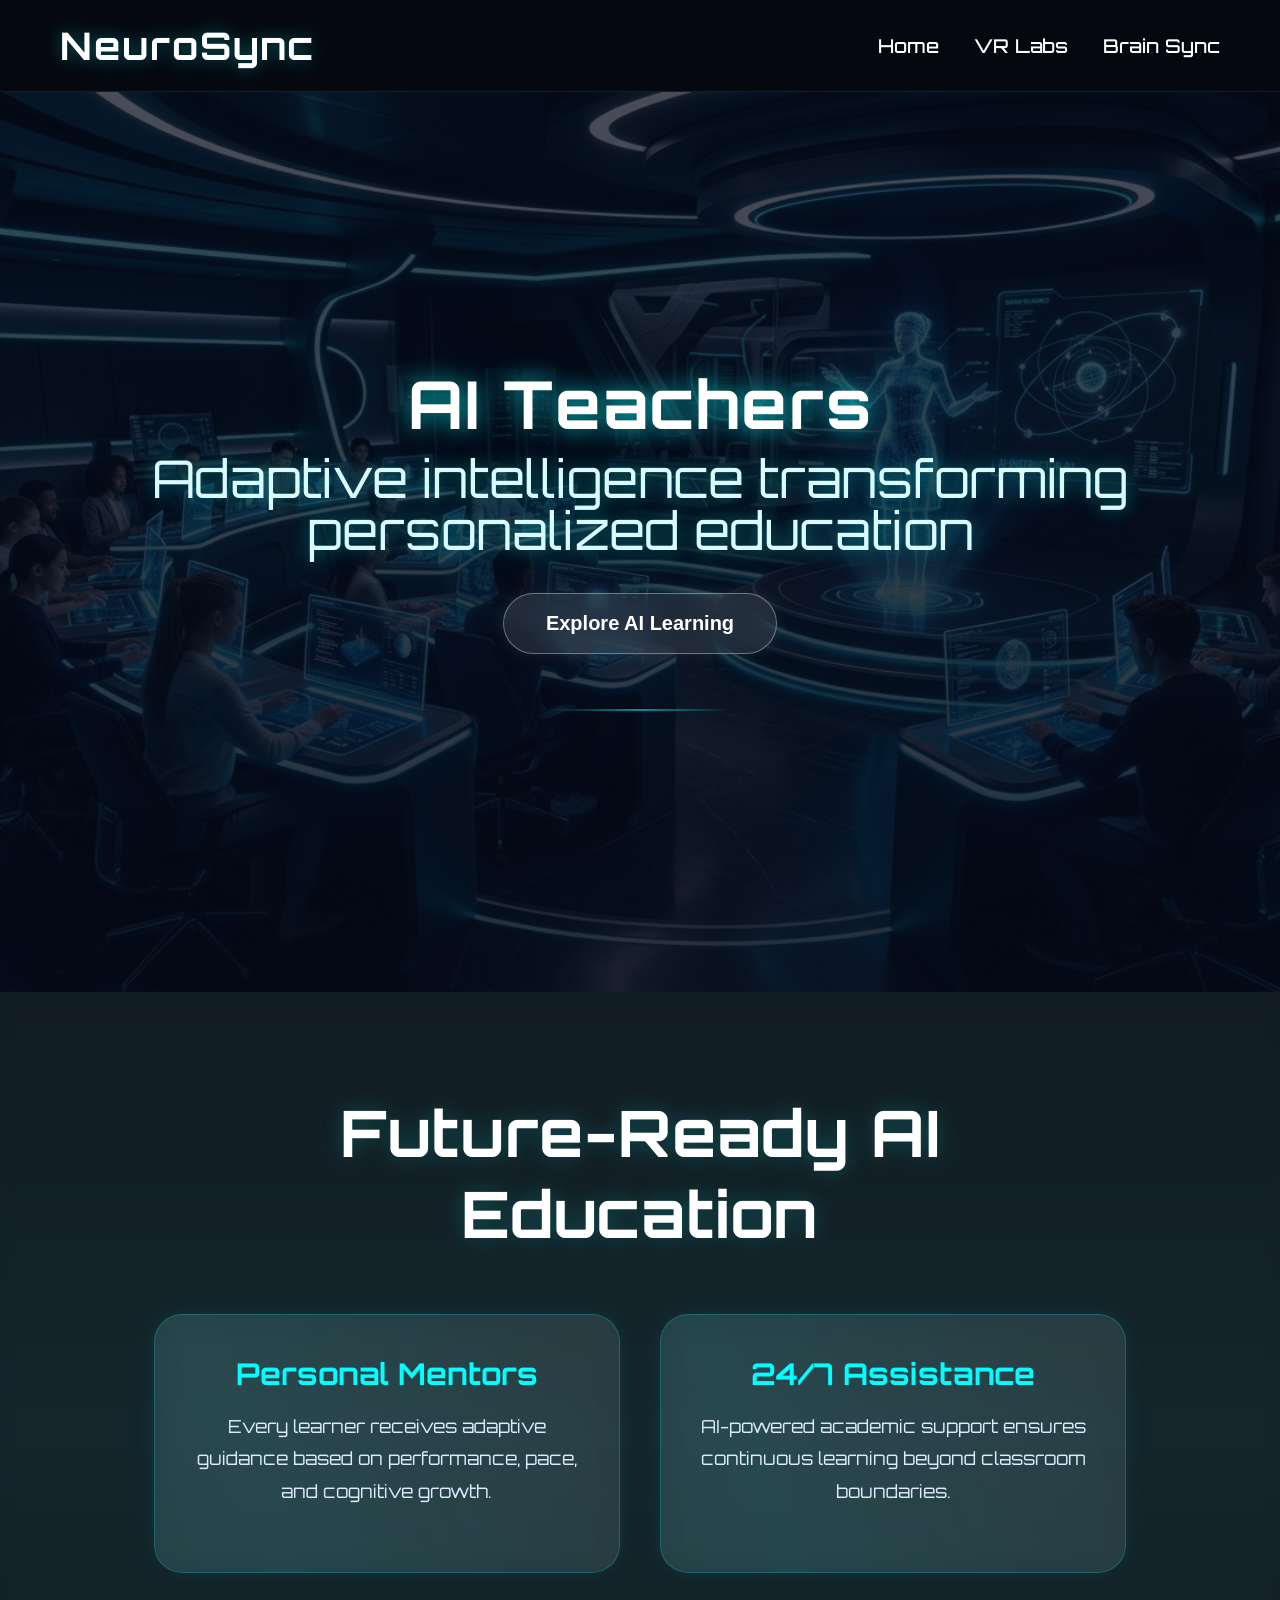
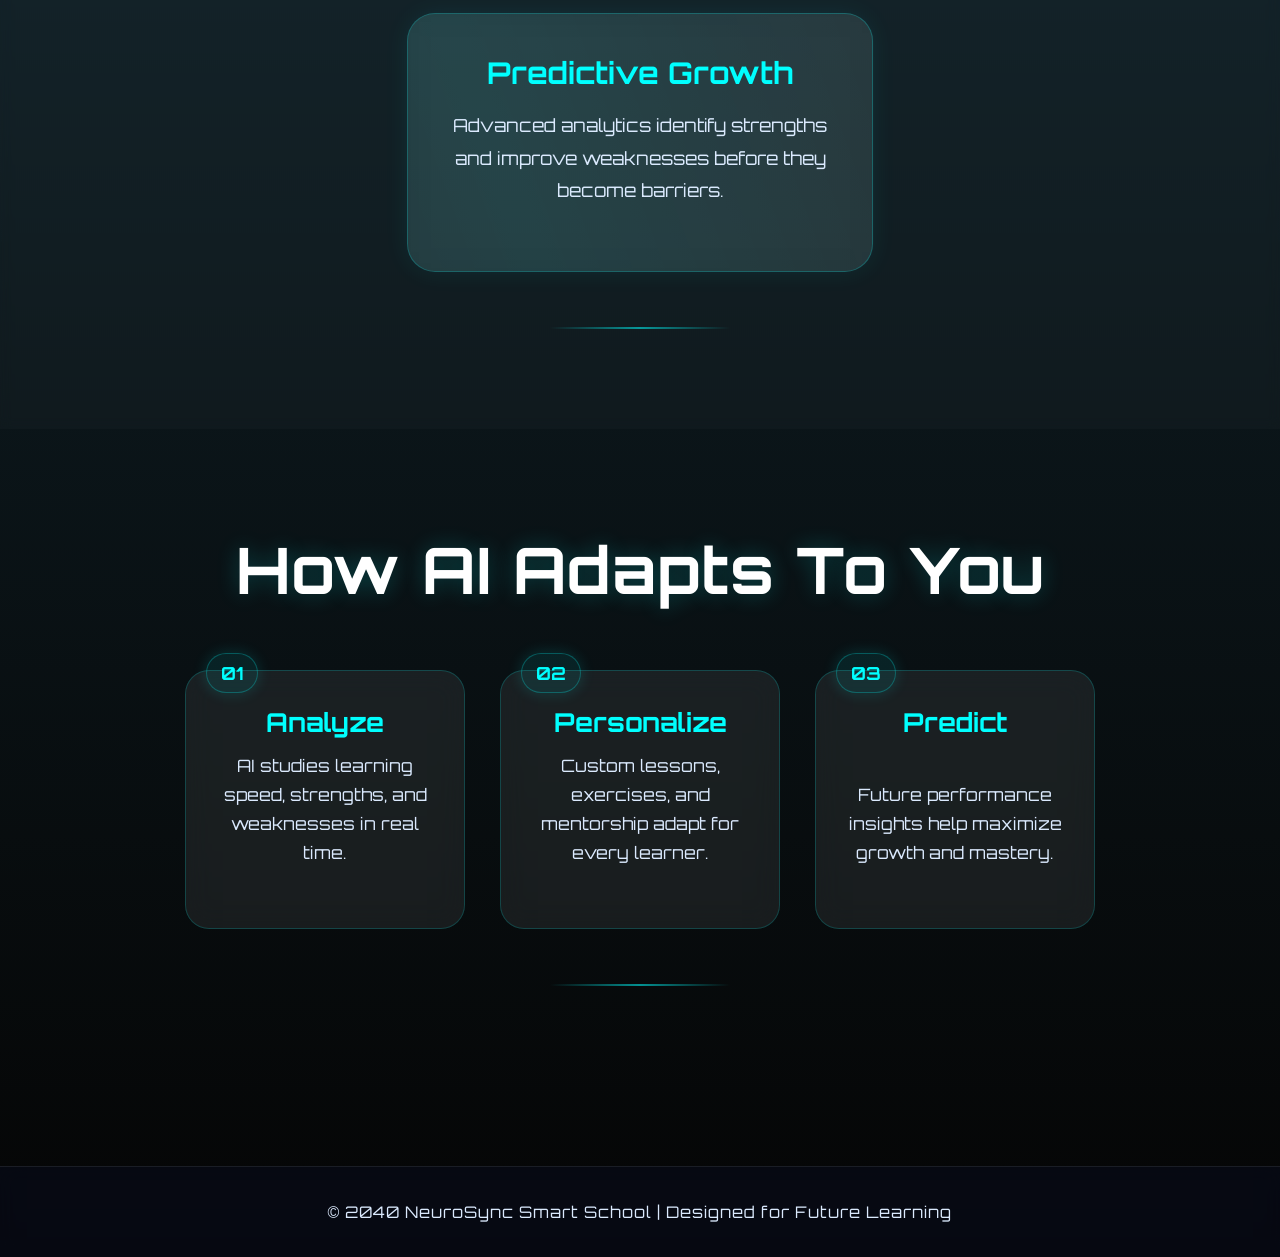
<file: ai.html>
<!DOCTYPE html>
<html lang="en">
<head>
  <meta charset="UTF-8">
  <meta name="viewport" content="width=device-width, initial-scale=1.0">
  <title>NeuroSync | AI Teachers</title>
  <link rel="stylesheet" href="style.css">
  <link rel="icon" type="image/x-icon" href="/logo.png">
  <link href="https://fonts.googleapis.com/css2?family=Orbitron:wght@400;700&display=swap" rel="stylesheet">
</head>
<body>
<style>body { font-family: 'Orbitron', sans-serif; }</style>
<nav>
  <a href="index.html" style="text-decoration: none;"><h1>NeuroSync</h1></a>
  <ul>
    <li><a href="index.html">Home</a></li>
    <li><a href="vrlearning.html">VR Labs</a></li>
    <li><a href="brain.html">Brain Sync</a></li>
  </ul>
</nav>

<section class="hero ai-page">
  <h1>AI Teachers</h1>
  <p>Adaptive intelligence transforming personalized education</p>
  <a href="#features"><button>Explore AI Learning</button></a>
</section>

<section id="features">
  <h2>Future-Ready AI Education</h2>

  <div class="cards">

    <div class="card">
      <h3>Personal Mentors</h3>
      <p>Every learner receives adaptive guidance based on performance, pace, and cognitive growth.</p>
    </div>

    <div class="card">
      <h3>24/7 Assistance</h3>
      <p>AI-powered academic support ensures continuous learning beyond classroom boundaries.</p>
    </div>

    <div class="card">
      <h3>Predictive Growth</h3>
      <p>Advanced analytics identify strengths and improve weaknesses before they become barriers.</p>
    </div>

  </div>
</section>

<section>
  <h2>How AI Adapts To You</h2>

  <div class="process-row">

    <div class="process-step" data-step="01">
      <h3>Analyze</h3>
      <p>AI studies learning speed, strengths, and weaknesses in real time.</p>
    </div>

    <div class="process-step" data-step="02">
      <h3>Personalize</h3>
      <p>Custom lessons, exercises, and mentorship adapt for every learner.</p>
    </div>

    <div class="process-step" data-step="03">
      <h3>Predict</h3>
      <p>Future performance insights help maximize growth and mastery.</p>
    </div>

  </div>
</section>
<footer>
  <p>© 2040 NeuroSync Smart School | Designed for Future Learning</p>
</footer>
</body>
</html>
</file>
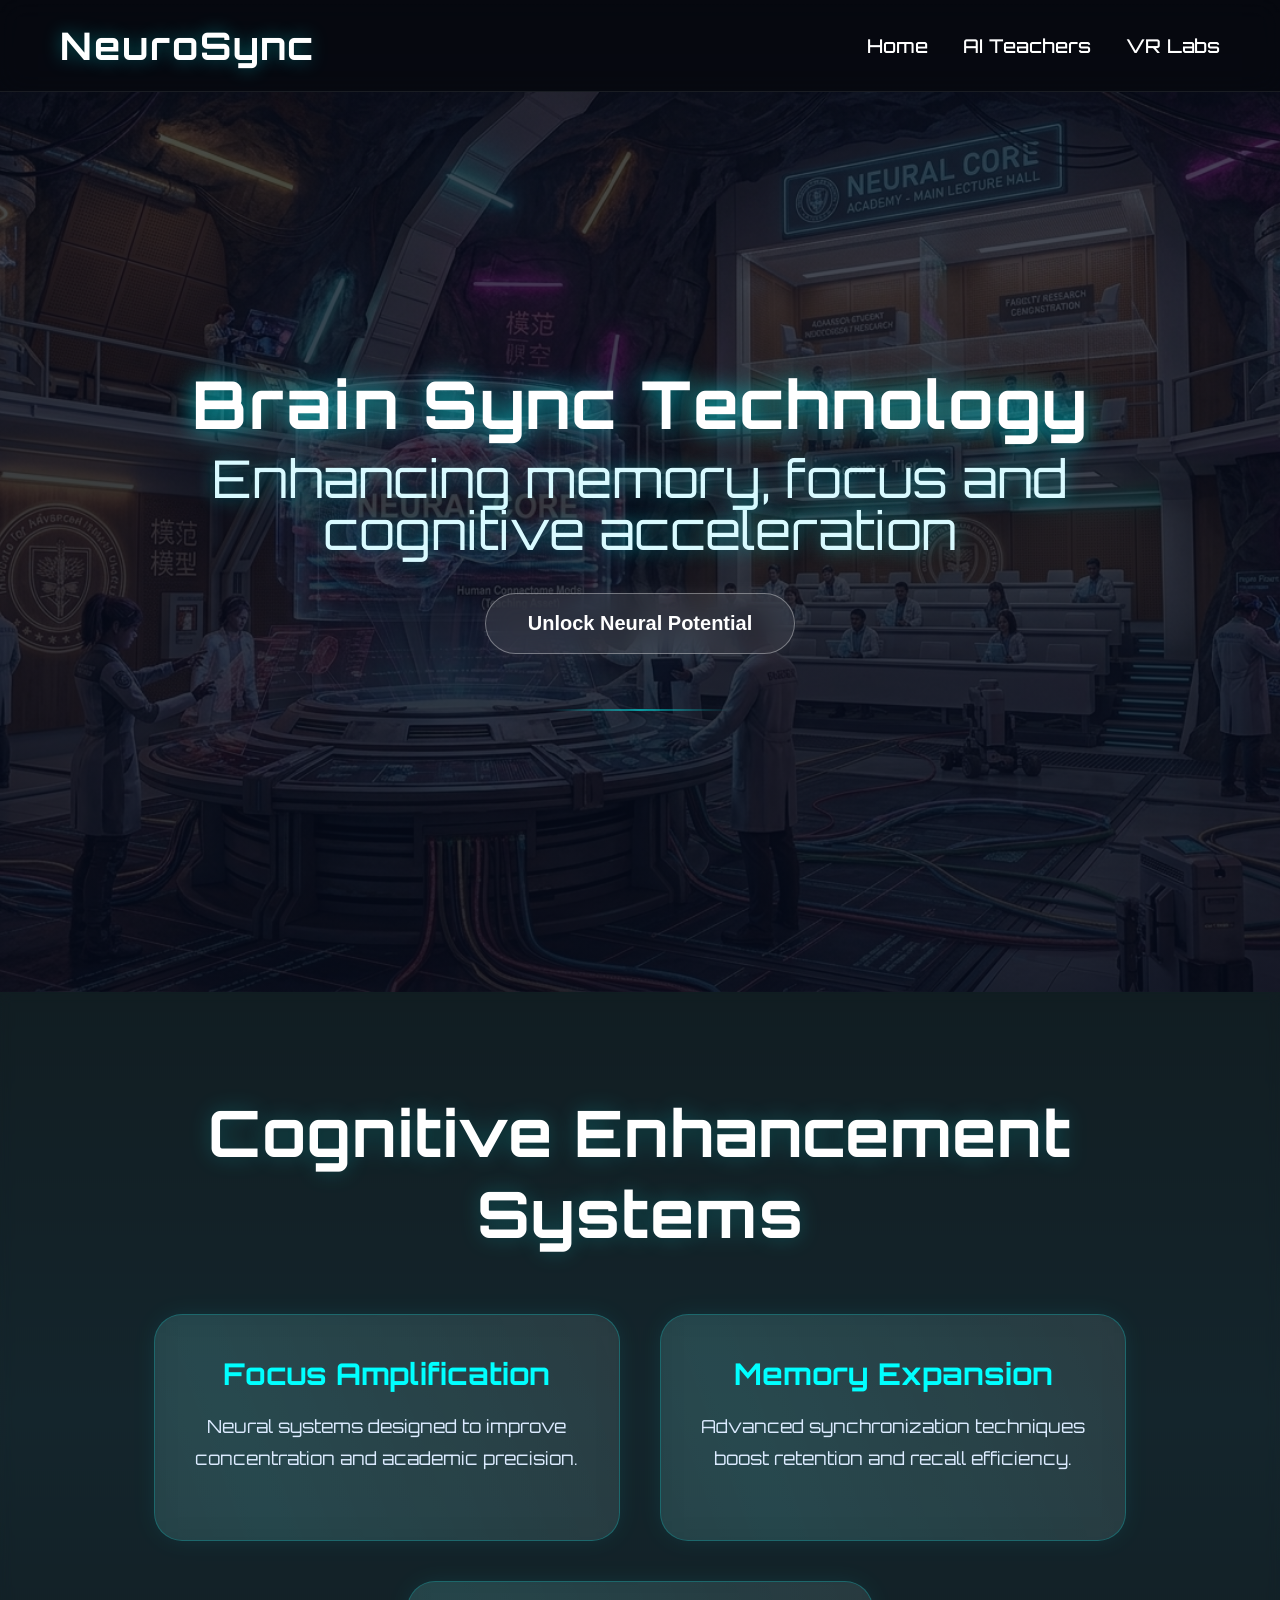
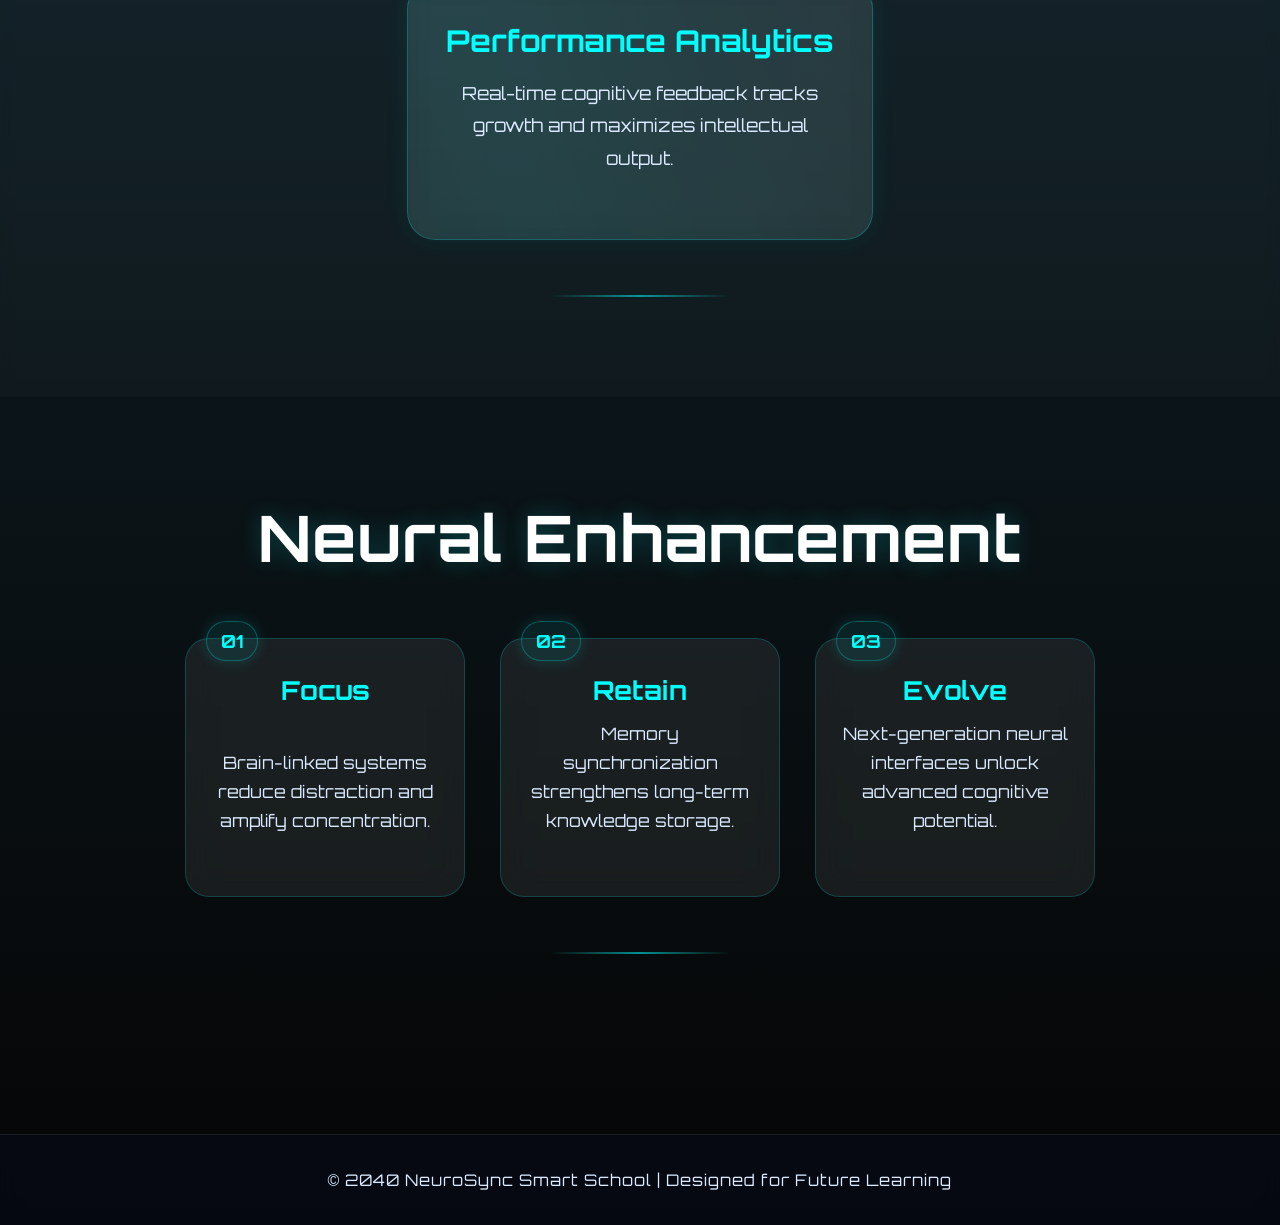
<file: brain.html>
<!DOCTYPE html>
<html lang="en">
<head>
  <meta charset="UTF-8">
  <meta name="viewport" content="width=device-width, initial-scale=1.0">
  <title>NeuroSync | Brain Sync</title>
  <link rel="stylesheet" href="style.css">
  <link rel="icon" type="image/x-icon" href="/logo.png">
  <link href="https://fonts.googleapis.com/css2?family=Orbitron:wght@400;700&display=swap" rel="stylesheet">
</head>
<body>
<style>body { font-family: 'Orbitron', sans-serif; }</style>
<nav>
  <a href="index.html" style="text-decoration: none;"><h1>NeuroSync</h1></a>
  <ul>
    <li><a href="index.html">Home</a></li>
    <li><a href="ai.html">AI Teachers</a></li>
    <li><a href="vrlearning.html">VR Labs</a></li>
  </ul>
</nav>

<section class="hero brain-page">
  <h1>Brain Sync Technology</h1>
  <p>Enhancing memory, focus and cognitive acceleration</p>
  <a href="#features"><button>Unlock Neural Potential</button></a>
</section>

<section id="features">
  <h2>Cognitive Enhancement Systems</h2>

  <div class="cards">

    <div class="card">
      <h3>Focus Amplification</h3>
      <p>Neural systems designed to improve concentration and academic precision.</p>
    </div>

    <div class="card">
      <h3>Memory Expansion</h3>
      <p>Advanced synchronization techniques boost retention and recall efficiency.</p>
    </div>

    <div class="card">
      <h3>Performance Analytics</h3>
      <p>Real-time cognitive feedback tracks growth and maximizes intellectual output.</p>
    </div>

  </div>
</section>

<section>
  <h2>Neural Enhancement</h2>

  <div class="process-row">

    <div class="process-step" data-step="01">
      <h3>Focus</h3>
      <p>Brain-linked systems reduce distraction and amplify concentration.</p>
    </div>

    <div class="process-step" data-step="02">
      <h3>Retain</h3>
      <p>Memory synchronization strengthens long-term knowledge storage.</p>
    </div>

    <div class="process-step" data-step="03">
      <h3>Evolve</h3>
      <p>Next-generation neural interfaces unlock advanced cognitive potential.</p>
    </div>

  </div>
</section>
<footer>
  <p>© 2040 NeuroSync Smart School | Designed for Future Learning</p>
</footer>
</body>
</html>
</file>
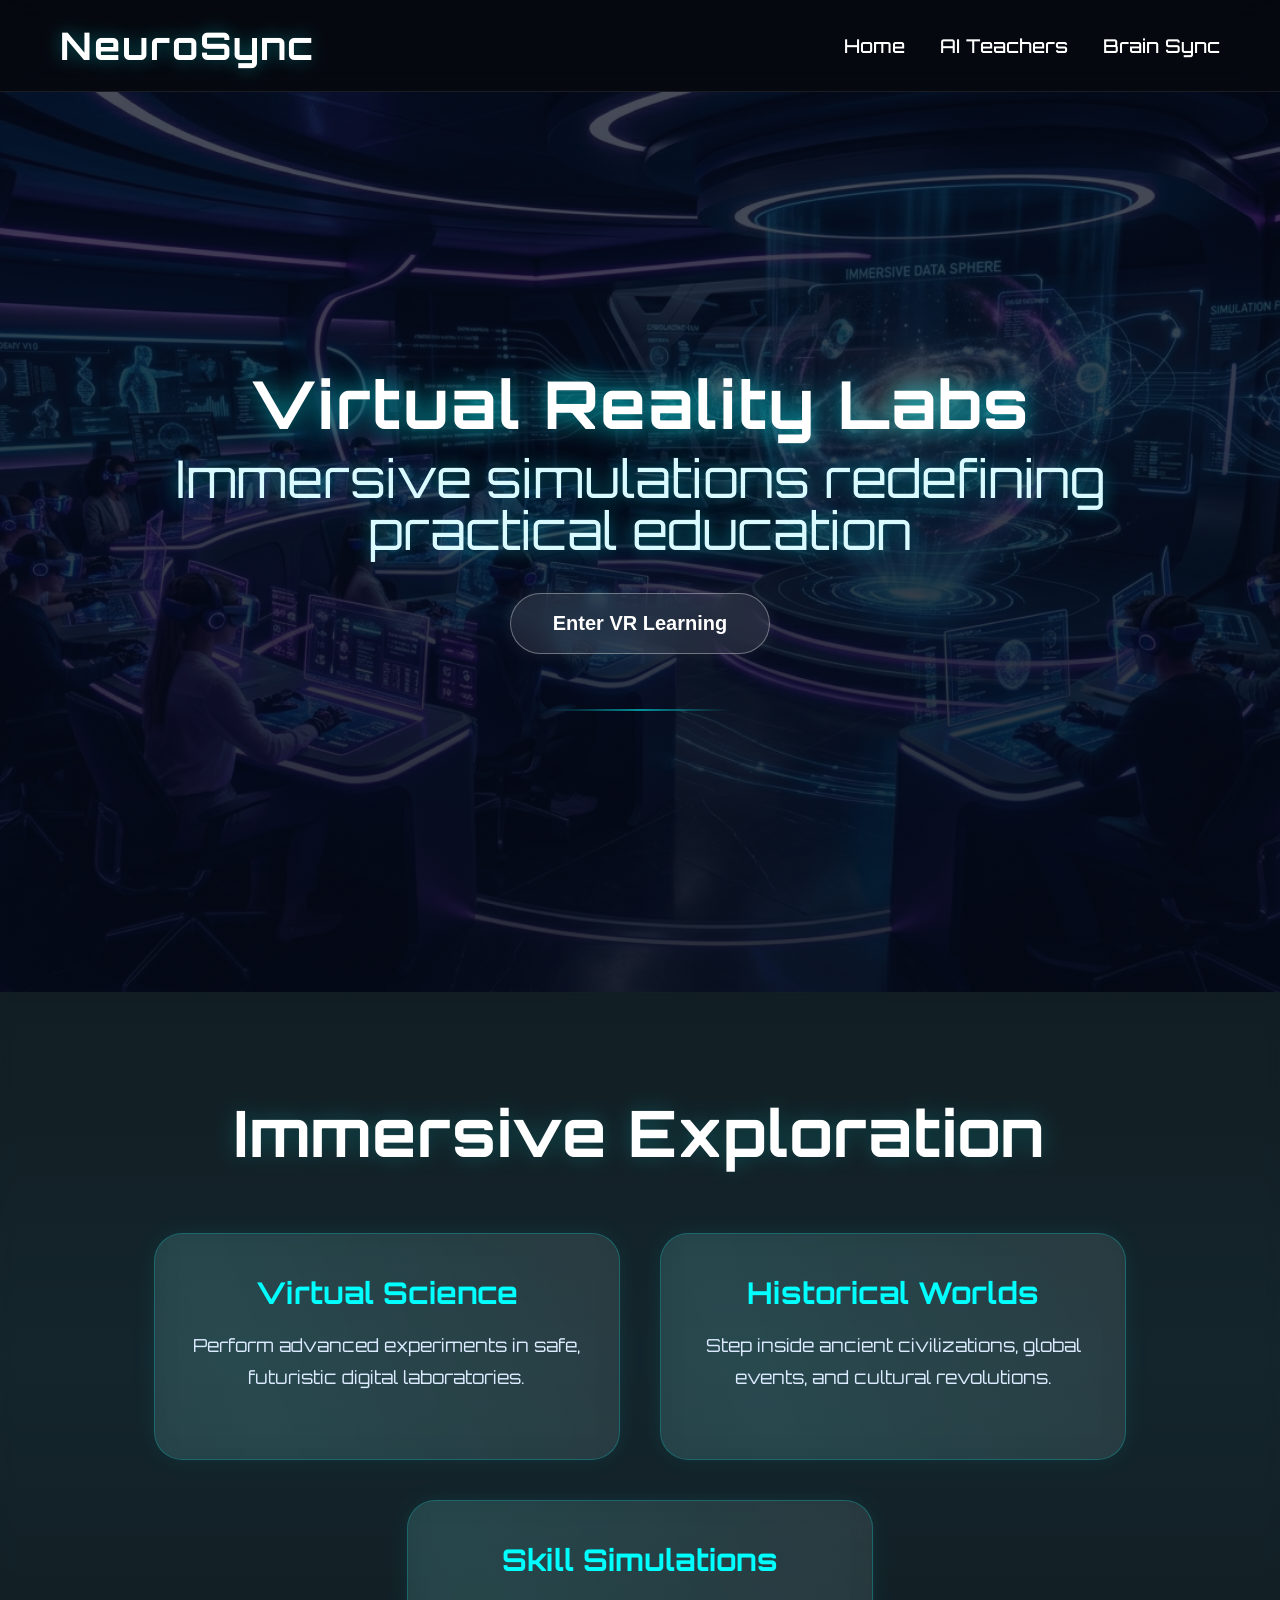
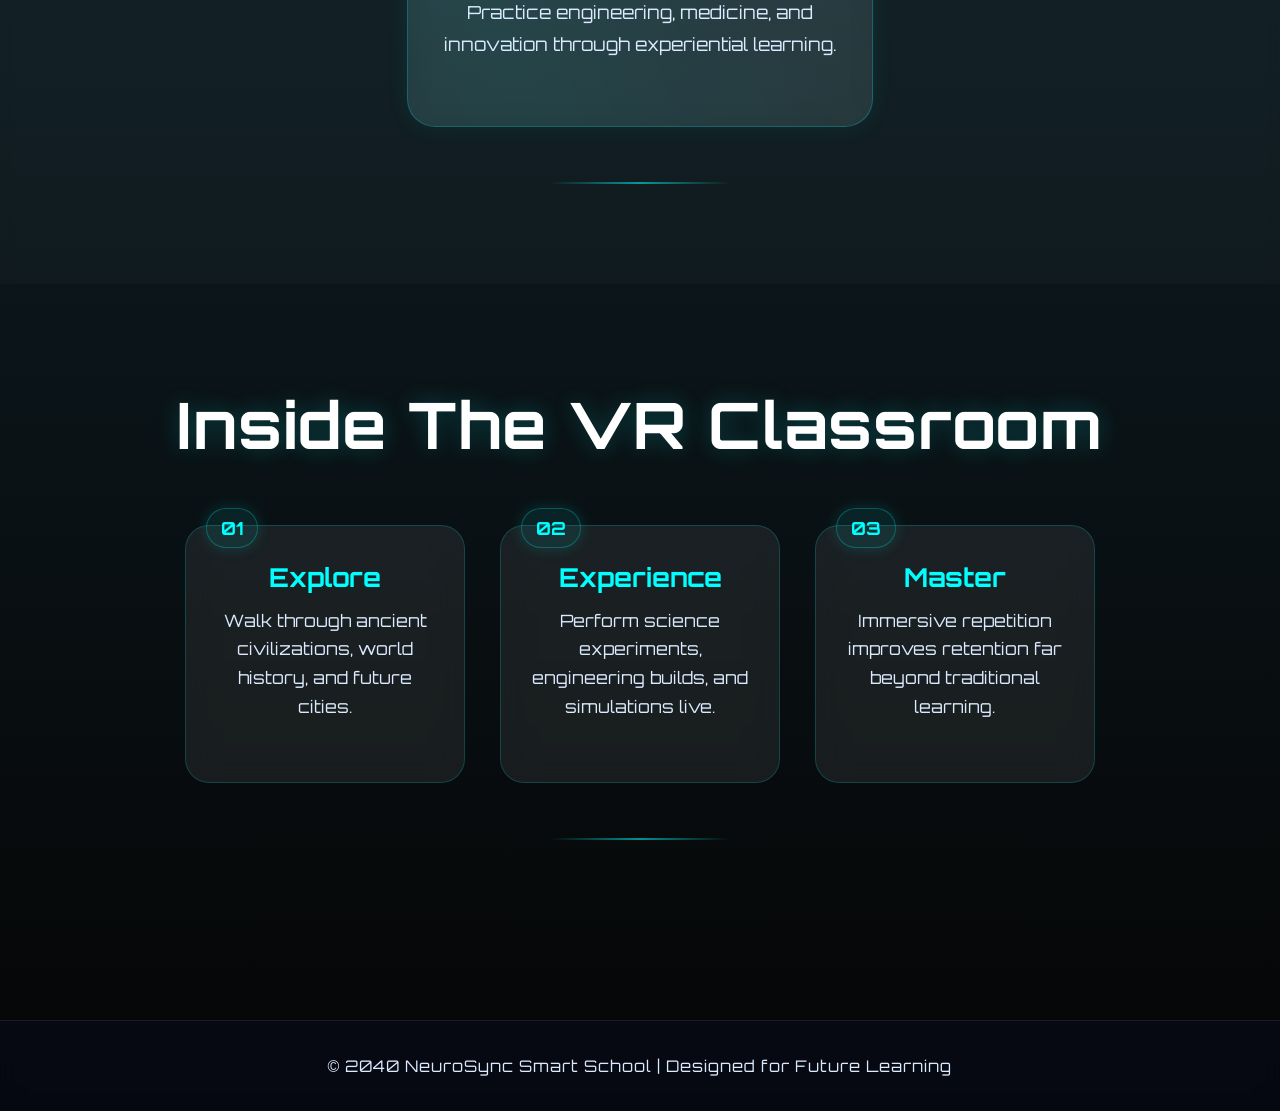
<file: vrlearning.html>
<!DOCTYPE html>
<html lang="en">
<head>
  <meta charset="UTF-8">
  <meta name="viewport" content="width=device-width, initial-scale=1.0">
  <title>NeuroSync | VR Learning</title>
  <link rel="stylesheet" href="style.css">
  <link href="https://fonts.googleapis.com/css2?family=Orbitron:wght@400;700&display=swap" rel="stylesheet">
  <link rel="icon" type="image/x-icon" href="/logo.png">
</head>
<body>
<style>body { font-family: 'Orbitron', sans-serif; }</style>
<nav>
  <h1><a href="index.html">NeuroSync</a></h1>
  <ul>
    <li><a href="index.html">Home</a></li>
    <li><a href="ai.html">AI Teachers</a></li>
    <li><a href="brain.html">Brain Sync</a></li>
    
  </ul>
</nav>

<section class="hero vr-page">
  <h1>Virtual Reality Labs</h1>
  <p>Immersive simulations redefining practical education</p>
  <a href="#features"><button>Enter VR Learning</button></a>
</section>

<section id="features">
  <h2>Immersive Exploration</h2>

  <div class="cards">

    <div class="card">
      <h3>Virtual Science</h3>
      <p>Perform advanced experiments in safe, futuristic digital laboratories.</p>
    </div>

    <div class="card">
      <h3>Historical Worlds</h3>
      <p>Step inside ancient civilizations, global events, and cultural revolutions.</p>
    </div>

    <div class="card">
      <h3>Skill Simulations</h3>
      <p>Practice engineering, medicine, and innovation through experiential learning.</p>
    </div>

  </div>
</section>

<section>
  <h2>Inside The VR Classroom</h2>

  <div class="process-row">

    <div class="process-step" data-step="01">
      <h3>Explore</h3>
      <p>Walk through ancient civilizations, world history, and future cities.</p>
    </div>

    <div class="process-step" data-step="02">
      <h3>Experience</h3>
      <p>Perform science experiments, engineering builds, and simulations live.</p>
    </div>

    <div class="process-step" data-step="03">
      <h3>Master</h3>
      <p>Immersive repetition improves retention far beyond traditional learning.</p>
    </div>

  </div>
</section>
<footer>
  <p>© 2040 NeuroSync Smart School | Designed for Future Learning</p>
</footer>
</body>
</html>
</file>
<file: style.css>
/* =========================
   NEUROSYNC CLEAN CSS
========================= */

nav h1 a {
  font-size: 38px;
  color: white;
  letter-spacing: 2px;
  text-shadow: 0 0 18px rgba(0, 255, 255, 0.35);
  font-weight: 700;
  text-decoration: none;
}

html {
  scroll-behavior: smooth;
}

* {
  margin: 0;
  padding: 0;
  box-sizing: border-box;
}

body {
  font-family: "Orbitron", sans-serif;
  background: linear-gradient(to bottom, #050505, #0f2027, #050505);
  color: white;
  overflow-x: hidden;
}

/* PARTICLES BACKGROUND */
#particles,
#particles-js {
  position: fixed;
  top: 0;
  left: 0;
  width: 100%;
  height: 100%;
  z-index: -1;
  pointer-events: none;
}

/* NAVBAR */
nav {
  position: sticky;
  top: 0;
  z-index: 1000;

  display: flex;
  justify-content: space-between;
  align-items: center;

  padding: 22px 60px;

  background: rgba(10, 15, 35, 0.35);
  backdrop-filter: blur(14px);

  border-bottom: 1px solid rgba(255, 255, 255, 0.08);
}

nav h1 {
  font-size: 38px;
  color: white;
  letter-spacing: 2px;
  text-shadow: 0 0 18px rgba(0, 255, 255, 0.35);
}

nav ul {
  list-style: none;
  display: flex;
  gap: 35px;
}

nav ul li {
  position: relative;
}

nav a {
  color: white;
  text-decoration: none;
  font-size: 19px;
  font-weight: 500;
  transition: 0.3s ease;
}

nav a:hover {
  color: #d9faff;
}

nav a::after {
  content: "";
  position: absolute;
  left: 0;
  bottom: -6px;
  width: 0%;
  height: 2px;
  background: cyan;
  transition: 0.35s ease;
}

nav a:hover::after {
  width: 100%;
}

/* HERO */
.hero {
  height: 100vh;
  background:
    linear-gradient(rgba(5, 10, 25, 0.65), rgba(5, 10, 25, 0.78)),
    url("hero-bg.png");

  background-size: cover;
  background-position: center;
  background-repeat: no-repeat;

  display: flex;
  flex-direction: column;
  justify-content: center;
  align-items: center;

  text-align: center;
  color: white;
  padding: 20px;
}

.hero h1 {
  font-size: 66px;
  color: white;
  margin: 0;
  line-height: 0.95;
  letter-spacing: 2px;
  text-shadow: 0 0 25px rgba(0, 255, 255, 0.7);
}

.hero p {
  font-size: 52px;
  color: #d9faff;
  margin: 17px 0 37px 0;
  line-height: 1;
  text-shadow: 0 0 18px rgba(0, 255, 255, 0.45);
}

/* BUTTON */
button {
  padding: 18px 42px;
  font-size: 20px;
  font-weight: bold;
  color: white;

  border: 1px solid rgba(255, 255, 255, 0.35);
  border-radius: 40px;

  cursor: pointer;

  background: rgba(255, 255, 255, 0.1);
  backdrop-filter: blur(12px);

  box-shadow: 0 0 18px rgba(255, 255, 255, 0.08);
  transition: all 0.35s ease;

  position: relative;
  overflow: hidden;
}

button:hover {
  transform: scale(1.06);
  background: rgba(255, 255, 255, 0.18);
  box-shadow: 0 0 28px rgba(255, 255, 255, 0.18);
}

button::before {
  content: "";
  position: absolute;
  top: 0;
  left: -120%;
  width: 100%;
  height: 100%;
  background: rgba(255, 255, 255, 0.22);
  transform: skewX(-25deg);
  transition: 0.65s;
}

button:hover::before {
  left: 130%;
}

/* GENERAL SECTIONS */
section {
  padding: 100px 12%;
  text-align: center;
  position: relative;
}

section h2 {
  font-size: 64px;
  margin-bottom: 22px;
  color: white;
  letter-spacing: 1px;
  text-shadow: 0 0 22px rgba(0, 255, 255, 0.22);
}

section p {
  font-size: 22px;
  line-height: 1.9;
  max-width: 1000px;
  margin: 0 auto 25px auto;
  color: #dbeafe;
}

section::after {
  content: "";
  display: block;
  width: 180px;
  height: 2px;
  margin: 55px auto 0;
  background: linear-gradient(to right, transparent, cyan, transparent);
  opacity: 0.55;
}

/* HOMEPAGE CARD ROW */
.home-card-row {
  display: flex;
  align-items: center;
  justify-content: center;
  width: 100%;
  gap: 22px;
  margin: 50px auto 0 auto;
}

/* CARDS */
.card {
  width: 100%;
  max-width: 340px;
  min-width: 280px;
  margin: 0 auto;
  box-sizing: border-box;
  padding: 40px 30px;
  border-radius: 28px;
  background: rgba(255, 255, 255, 0.08);
  border: 1px solid rgba(0, 255, 255, 0.25);
  backdrop-filter: blur(18px);
  box-shadow: 0 0 25px rgba(0, 255, 255, 0.08);
  transition: all 0.4s ease;
  position: relative;
  overflow: hidden;
}

.card::before {
  content: "";
  position: absolute;

  top: -100%;
  left: -100%;

  width: 220%;
  height: 220%;

  background: linear-gradient(
    45deg,
    transparent,
    rgba(0, 255, 255, 0.08),
    transparent
  );

  transform: rotate(25deg);
  transition: 0.7s;
}

.card:hover::before {
  top: 0;
  left: 0;
}

.card:hover {
  transform: translateY(-15px) scale(1.05);

  box-shadow:
    0 0 20px rgba(0, 255, 255, 0.18),
    0 0 40px rgba(0, 255, 255, 0.12);

  border: 1px solid rgba(0, 255, 255, 0.55);
}
.card h3 {
  font-size: 30px;
  color: cyan;
  margin-bottom: 18px;
  position: relative;
  z-index: 2;
}

.card p {
  font-size: 18px;
  line-height: 1.8;
  color: #dbeafe;
  position: relative;
  z-index: 2;
}

.home-card-row a {
  text-decoration: none;
  color: inherit;
  width: 100%;
  max-width: 340px;
}

/* PAGE-SPECIFIC HERO BACKGROUNDS */
.ai-page {
  background:
    linear-gradient(rgba(5, 10, 25, 0.72), rgba(5, 10, 25, 0.85)),
    url("ai-bg.png") !important;

  background-size: cover !important;
  background-position: center !important;
  background-repeat: no-repeat !important;
}

.vr-page {
  background:
    linear-gradient(rgba(5, 10, 25, 0.72), rgba(5, 10, 25, 0.85)),
    url("vr-bg.png") !important;

  background-size: cover !important;
  background-position: center !important;
  background-repeat: no-repeat !important;
}

.brain-page {
  background:
    linear-gradient(rgba(5, 10, 25, 0.72), rgba(5, 10, 25, 0.85)),
    url("brain-bg.png") !important;

  background-size: cover !important;
  background-position: center !important;
  background-repeat: no-repeat !important;
}
/* FUTURE PROCESS SECTION */
.process-row {
  display: flex;
  flex-direction: row;
  justify-content: center;
  align-items: stretch;
  gap: 35px;
  flex-wrap: wrap;
  margin-top: 60px;
}

.process-step {
  width: 280px;
  min-height: unset;
  padding: 35px 25px;
  background: rgba(255, 255, 255, 0.07);
  border: 1px solid rgba(0, 255, 255, 0.18);
  border-radius: 24px;
  backdrop-filter: blur(14px);
  transition: 0.35s ease;
  display: flex;
  flex-direction: column;
  justify-content: space-between;
}

.process-step:hover {
  transform: translateY(-10px);
  box-shadow: 0 0 25px rgba(0, 255, 255, 0.18);
}

.process-step h3 {
  font-size: 26px;
  color: cyan;
  margin-bottom: 14px;
}

.process-step p {
  font-size: 17px;
  color: #dbeafe;
  line-height: 1.7;
}
/* INNER PAGE PERFECT 2:1 CARD LAYOUT */
.cards {
  display: grid;
  grid-template-columns: repeat(2, 1fr);
  gap: 40px;

  max-width: 1200px;
  width: 100%;

  margin: 60px auto 0 auto;
  justify-content: center;
  align-items: stretch;
}

/* ALL CARDS UNIFORM */
.cards .card {
  width: 100%;
  max-width: 100%;
}

/* 3RD CARD PERFECT CENTER */
.cards .card:nth-child(3) {
  grid-column: 1 / 3;

  width: 48%;
  min-width: 320px;

  justify-self: center;
}
/* ALTERNATING SECTION DEPTH (EXCLUDES HERO) */
body section:not(.hero):nth-of-type(even) {
  background: rgba(255, 255, 255, 0.025);
  backdrop-filter: blur(6px);
}

body section:not(.hero):nth-of-type(odd) {
  background: transparent;
}
/* FUTURISTIC STEP NUMBERS */
.process-step {
  position: relative;
}

.process-step::before {
  content: attr(data-step);
  position: absolute;

  top: -18px;
  left: 20px;

  font-size: 18px;
  font-weight: bold;

  color: cyan;

  background: rgba(0, 255, 255, 0.08);
  border: 1px solid rgba(0, 255, 255, 0.25);

  padding: 8px 14px;
  border-radius: 30px;

  box-shadow: 0 0 15px rgba(0, 255, 255, 0.15);
}
/* PREMIUM FOOTER */
footer {
  padding: 35px 20px;
  text-align: center;

  background: rgba(10, 15, 35, 0.45);
  backdrop-filter: blur(10px);

  border-top: 1px solid rgba(255, 255, 255, 0.08);

  margin-top: 80px;
}

footer p {
  font-size: 16px;
  color: #dbeafe;
  letter-spacing: 1px;
}
@media (max-width: 768px) {
  .vr-title {
    font-size: 20px;
    padding: 10px 18px;
    width: 80%;
    text-align: center;
  }
  /* NAVBAR MOBILE FIX */
  nav {
    flex-direction: column !important;
    padding: 12px 10px !important;
  }

  nav h1,
  .logo {
    font-size: 22px !important;
    display: flex;
    align-items: center;
    justify-content: center;
    gap: 8px;
    margin-bottom: 10px;
    text-align: center;
  }

  .logo img {
    width: 28px !important;
    height: 28px !important;
  }

  nav ul {
    display: flex !important;
    flex-wrap: wrap !important;
    justify-content: center !important;
    gap: 10px !important;
    padding: 0 !important;
    margin: 0 !important;
  }

  nav ul li a {
    font-size: 13px !important;
  }

  /* HERO FIX */
  .hero h1 {
    font-size: 42px !important;
  }

  .hero p {
    font-size: 20px !important;
    padding: 0 10px;
  }

  /* ALL CARD ROWS FIX */
  .home-card-row,
  .cards,
  .process-row {
    display: flex !important;
    flex-direction: column !important;
    align-items: center !important;
    justify-content: center !important;
    width: 100% !important;
    gap: 22px !important;
  }

  /* CARD FIX */
  .card {
    width: 92% !important;
    max-width: 340px !important;
    margin: 0 auto !important;
    box-sizing: border-box !important;
  }

  /* SECTION HEADINGS */
  section h2 {
    font-size: 30px !important;
    line-height: 1.3 !important;
    padding: 0 10px;
  }

  /* CREATOR PAGE FIX */
  .creator-card {
    width: 92% !important;
    max-width: 95% !important;
    padding: 30px 20px !important;
  }

  .creator-card h1 {
    font-size: 42px !important;
  }

  .creator-card h2 {
    font-size: 24px !important;
  }

  .creator-card p {
    font-size: 16px !important;
    line-height: 1.7 !important;
  }
  .back-btn {
    padding: 10px 14px;
    font-size: 14px;
  }
}
/* MOBILE RESPONSIVE FIX */
@media (max-width: 768px) {
  nav {
    flex-direction: column;
    padding: 15px 20px;
    text-align: center;
  }

  nav ul {
    flex-wrap: wrap;
    justify-content: center;
    gap: 14px;
    margin-top: 12px;
  }

  nav h1,
  .logo {
    font-size: 24px !important;
  }

  .logo img {
    width: 34px;
    height: 34px;
  }

  .hero {
    padding: 20px;
    height: 100vh;
  }

  .hero h1 {
    font-size: 48px !important;
    line-height: 1.1 !important;
  }

  .hero p {
    font-size: 22px !important;
    margin: 14px 0 26px 0 !important;
    line-height: 1.4 !important;
  }

  button {
    padding: 14px 26px;
    font-size: 16px;
  }

  section {
    padding: 70px 8%;
  }

  section h2 {
    font-size: 34px !important;
  }

  section p {
    font-size: 16px !important;
    line-height: 1.7;
  }

  .cards,
  .home-card-row,
  .process-row {
    flex-direction: column !important;
    align-items: center !important;
    gap: 24px !important;
  }

  .card,
  .process-step {
    width: 90% !important;
    max-width: 380px;
  }

  footer p {
    font-size: 14px;
  }
}
/* EXPLORE SECTION CARD FIX */
#explore .home-card-row {
  display: flex !important;
  flex-direction: column !important;
  align-items: center !important;
  justify-content: center !important;
  width: 100% !important;
}

#explore .home-card-row a {
  display: flex !important;
  justify-content: center !important;
  width: 100% !important;
  text-decoration: none;
}

#explore .card {
  width: 92% !important;
  max-width: 340px !important;
  margin: 0 auto 20px auto !important;
}

/* CREATOR PAGE PERFECT CENTER FIX */
.creator-section {
  min-height: 100vh !important;
  display: flex !important;
  justify-content: center !important;
  align-items: center !important;
  padding: 20px !important;
  box-sizing: border-box !important;
}

.creator-card {
  margin: auto !important;
}
</file>
